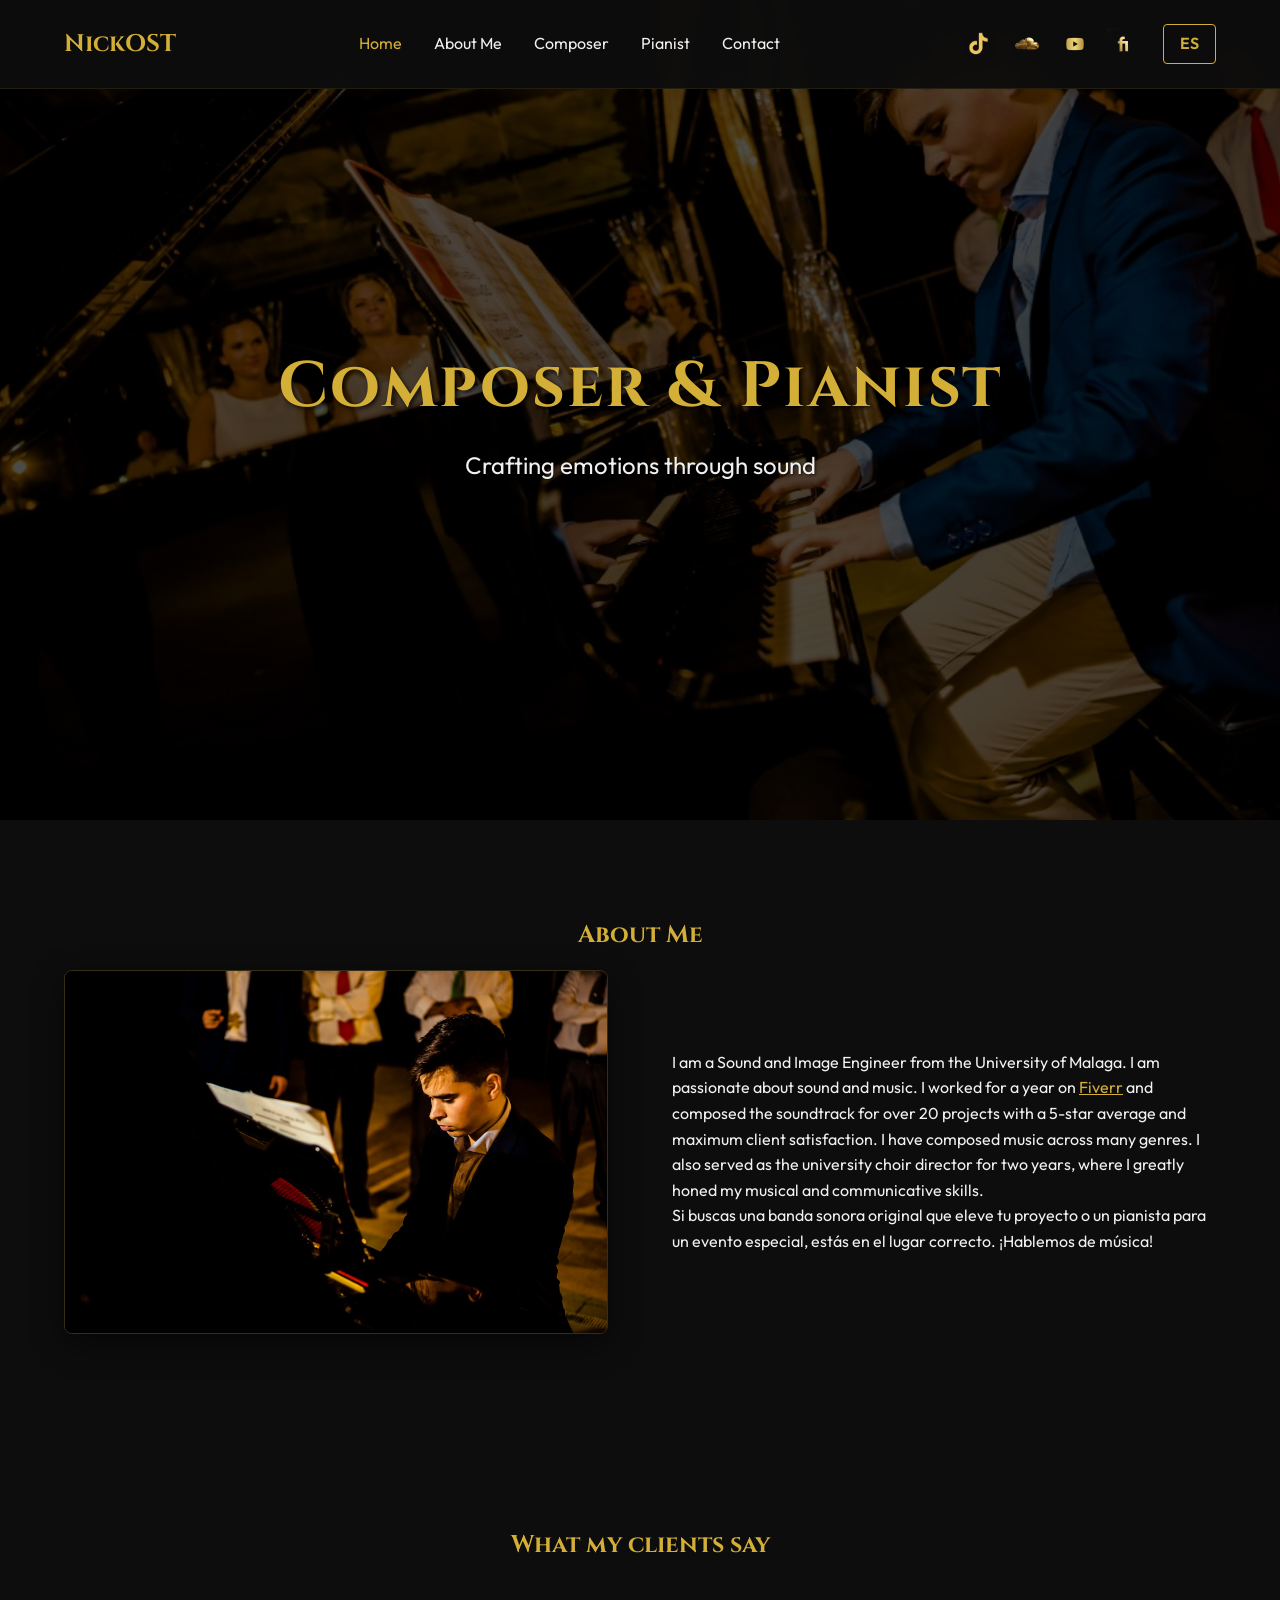
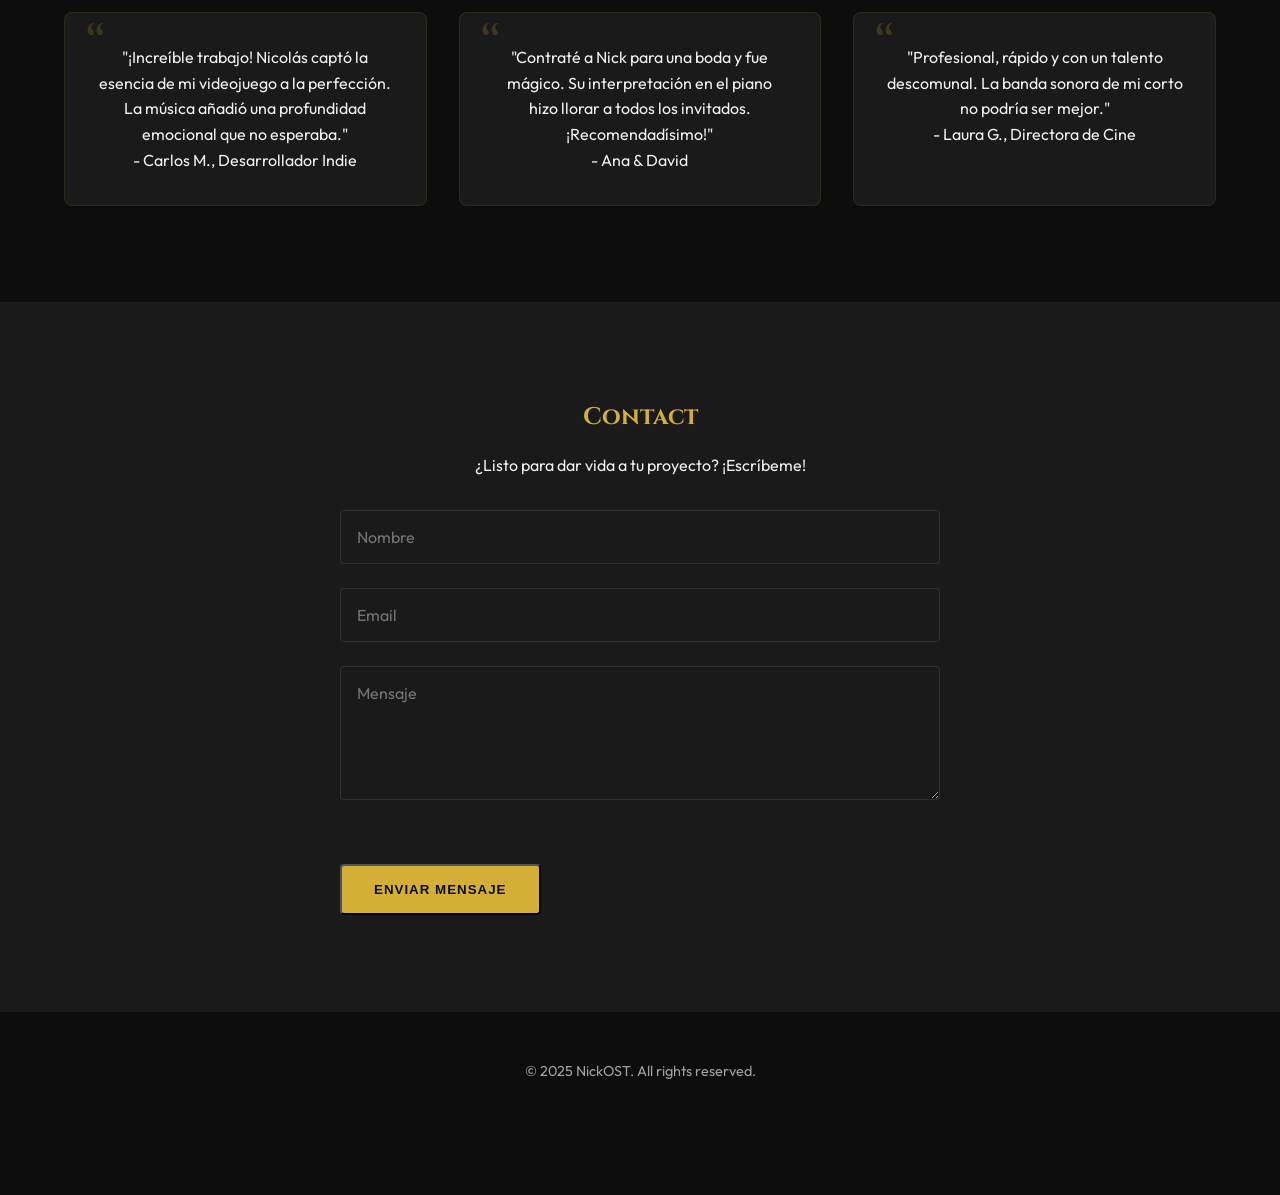
<file: index.html>
<!DOCTYPE html>
<html lang="es">

<head>
    <meta charset="UTF-8">
    <meta name="viewport" content="width=device-width, initial-scale=1.0">
    <title>NickOST - Home</title>
    <link rel="icon" type="image/png" href="assets/favicon.png">
    <link rel="preconnect" href="https://fonts.googleapis.com">
    <link rel="preconnect" href="https://fonts.gstatic.com" crossorigin>
    <link
        href="https://fonts.googleapis.com/css2?family=Cinzel:wght@400;700&family=Outfit:wght@300;400;600&display=swap"
        rel="stylesheet">
    <link rel="stylesheet" href="css/style.css">
</head>

<body>

    <nav class="navbar">
        <div class="logo">NickOST</div>
        <div class="hamburger">
            <span></span>
            <span></span>
            <span></span>
        </div>
        <div class="nav-links">
            <a href="index.html" data-i18n="nav_home" class="active" style="color: var(--accent-gold);">Inicio</a>
            <a href="#about" data-i18n="nav_about">Sobre Mí</a>
            <a href="composer.html" data-i18n="nav_composer">Compositor</a>
            <a href="pianist.html" data-i18n="nav_pianist">Pianista</a>
            <a href="#contact" data-i18n="nav_contact">Contacto</a>
        </div>
        <div class="nav-extras">
            <div class="header-social">
                <a href="https://www.tiktok.com/@nickost_music" target="_blank" title="TikTok: @nickost_music">
                    <span class="tiktok-icon"></span>
                </a>
                <a href="https://soundcloud.com/nickost_music" target="_blank" title="SoundCloud">
                    <span class="soundcloud-icon"></span>
                </a>
                <a href="https://www.youtube.com/@NickOST_music" target="_blank" title="YouTube">
                    <span class="youtube-icon"></span>
                </a>
                <a href="https://www.fiverr.com/nickost2" target="_blank" title="Fiverr">
                    <span class="fiverr-icon"></span>
                </a>
            </div>
            <div class="lang-toggle" id="lang-toggle-btn">EN</div>
        </div>
    </nav>

    <header class="hero" id="home">
        <div class="hero-content reveal">
            <h1 data-i18n="hero_title">Tu Visión, Mi Sonido</h1>
            <p data-i18n="hero_subtitle">Compositor y Pianista Profesional para tus proyectos</p>
        </div>
        <div class="scroll-indicator">
            <span></span>
        </div>
    </header>

    <section id="about" class="section">
        <div class="container">
            <h2 class="text-center reveal" data-i18n="about_title">Sobre Mí</h2>
            <div class="about-grid reveal">
                <div class="about-img">
                    <img src="assets/profile1.jpg" alt="NickOST Portrait">
                </div>
                <div class="about-text">
                    <p data-i18n="about_text">
                        Hola, soy Nicolás Aguilar, conocido artísticamente como NickOST. Soy un compositor y pianista
                        apasionado
                        por crear atmósferas únicas a través de la música. Con años de experiencia componiendo para
                        videojuegos,
                        cortometrajes y medios audiovisuales, he perfeccionado mi habilidad para contar historias sin
                        palabras.
                        Mi estilo abarca desde lo orquestal épico hasta melodías de piano íntimas y emotivas.
                    </p>
                    <p>
                        Si buscas una banda sonora original que eleve tu proyecto o un pianista para un evento especial,
                        estás en el lugar correcto. ¡Hablemos de música!
                    </p>
                </div>
            </div>
        </div>
    </section>

    <!-- Testimonials Section -->
    <section id="testimonials" class="section">
        <div class="container">
            <h2 class="text-center reveal" data-i18n="testimonials_title">Testimonios</h2>
            <div class="testimonials-grid reveal">
                <div class="testimonial-card">
                    <p>"¡Increíble trabajo! Nicolás captó la esencia de mi videojuego a la perfección. La música añadió
                        una profundidad emocional que no esperaba."</p>
                    <div class="author">- Carlos M., Desarrollador Indie</div>
                </div>
                <div class="testimonial-card">
                    <p>"Contraté a Nick para una boda y fue mágico. Su interpretación en el piano hizo llorar a todos
                        los invitados. ¡Recomendadísimo!"</p>
                    <div class="author">- Ana & David</div>
                </div>
                <div class="testimonial-card">
                    <p>"Profesional, rápido y con un talento descomunal. La banda sonora de mi corto no podría ser
                        mejor."</p>
                    <div class="author">- Laura G., Directora de Cine</div>
                </div>
            </div>
        </div>
    </section>

    <section id="contact" class="section contact-section">
        <div class="container text-center reveal">
            <h2 data-i18n="contact_title">Contacto</h2>
            <p data-i18n="contact_subtitle" style="margin-bottom: 2rem;">¿Listo para dar vida a tu proyecto? ¡Escríbeme!
            </p>

            <form class="contact-form" action="https://formspree.io/f/myzrlnqo" method="POST">
                <div class="form-group">
                    <input type="text" name="name" placeholder="Nombre" required class="form-input">
                </div>
                <div class="form-group">
                    <input type="email" name="email" placeholder="Email" required class="form-input">
                </div>
                <div class="form-group">
                    <textarea name="message" rows="5" placeholder="Mensaje" required class="form-input"></textarea>
                </div>
                <button type="submit" class="contact-btn" data-i18n="form_submit">Enviar Mensaje</button>
            </form>
        </div>
    </section>

    <footer>
        <div class="social-links">
            <!-- Social links removed as per request (Fiverr and TikTok moved/removed) -->
        </div>
        <p>&copy; 2025 NickOST. <span data-i18n="footer_rights">Todos los derechos reservados.</span></p>
    </footer>

    <script src="js/audio-player.js"></script>
    <script src="js/mobile-menu.js"></script>
    <script src="js/main.js"></script>
</body>

</html>
</file>
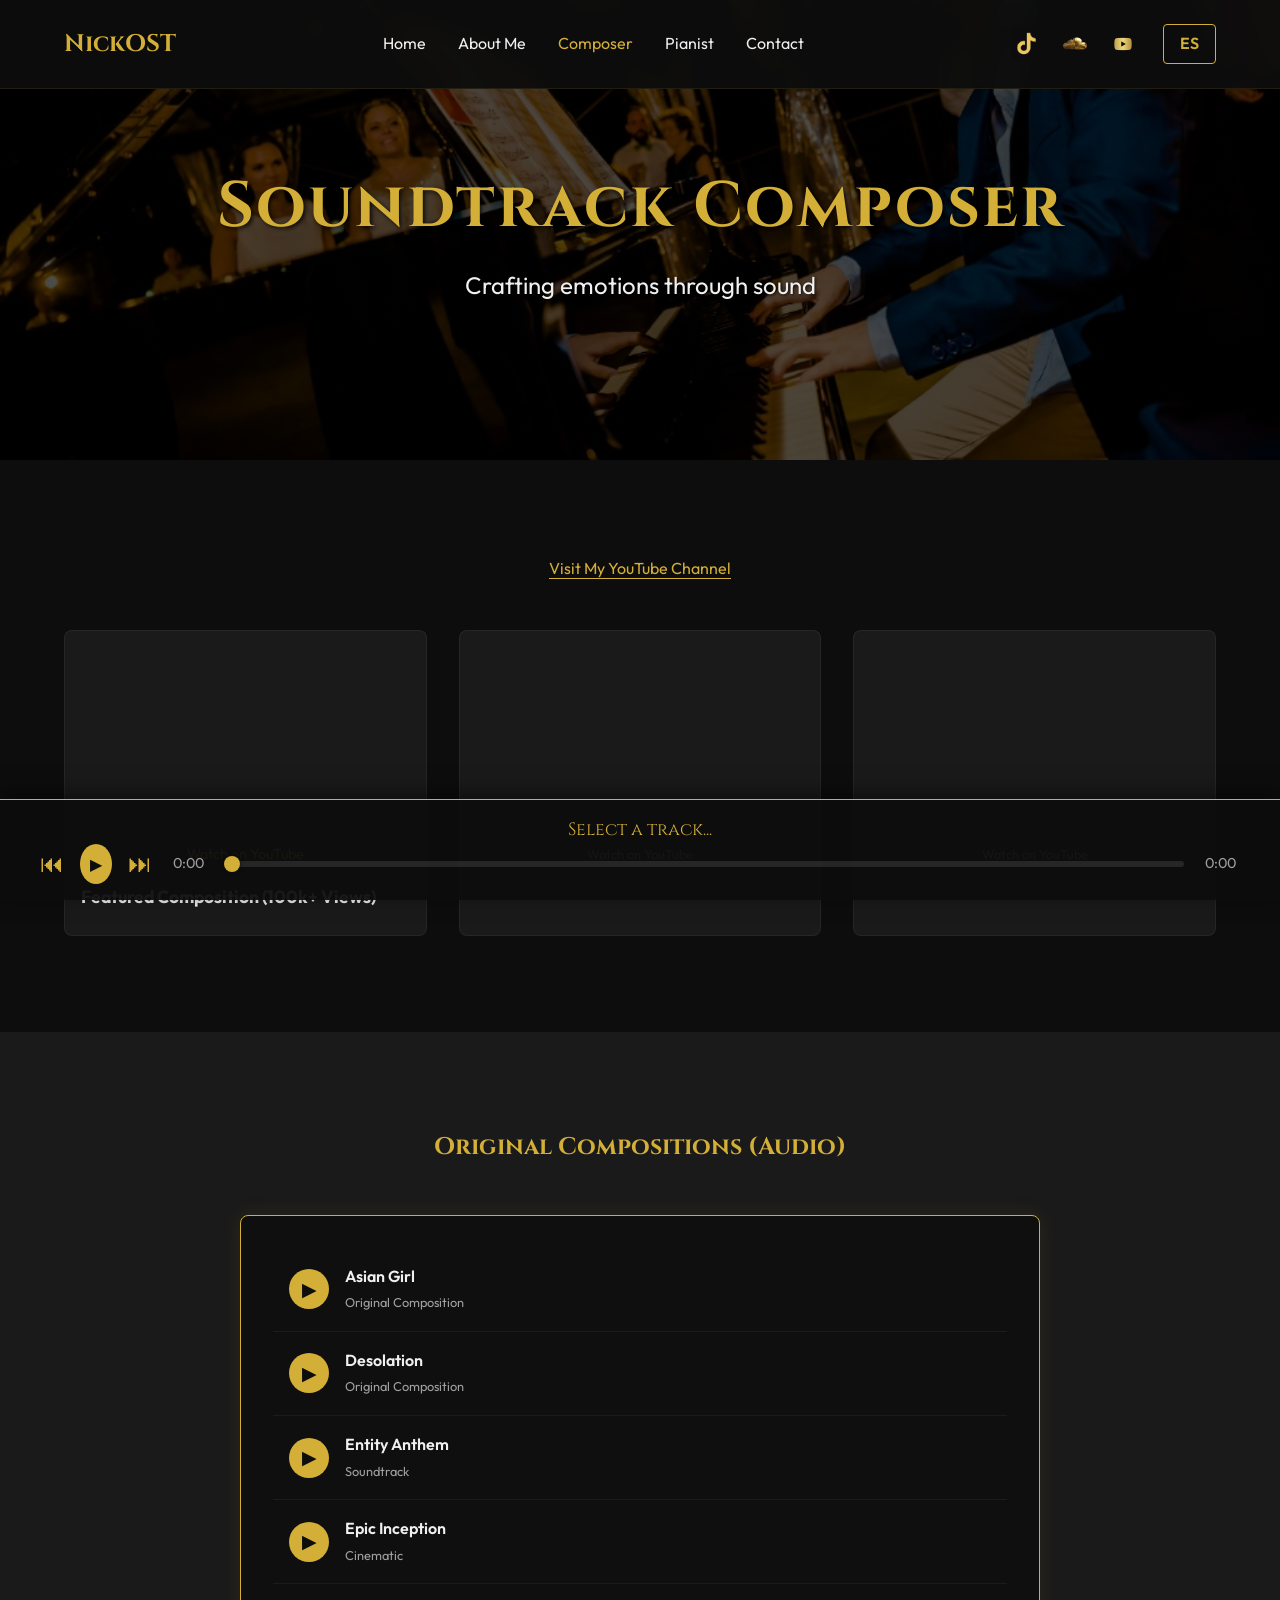
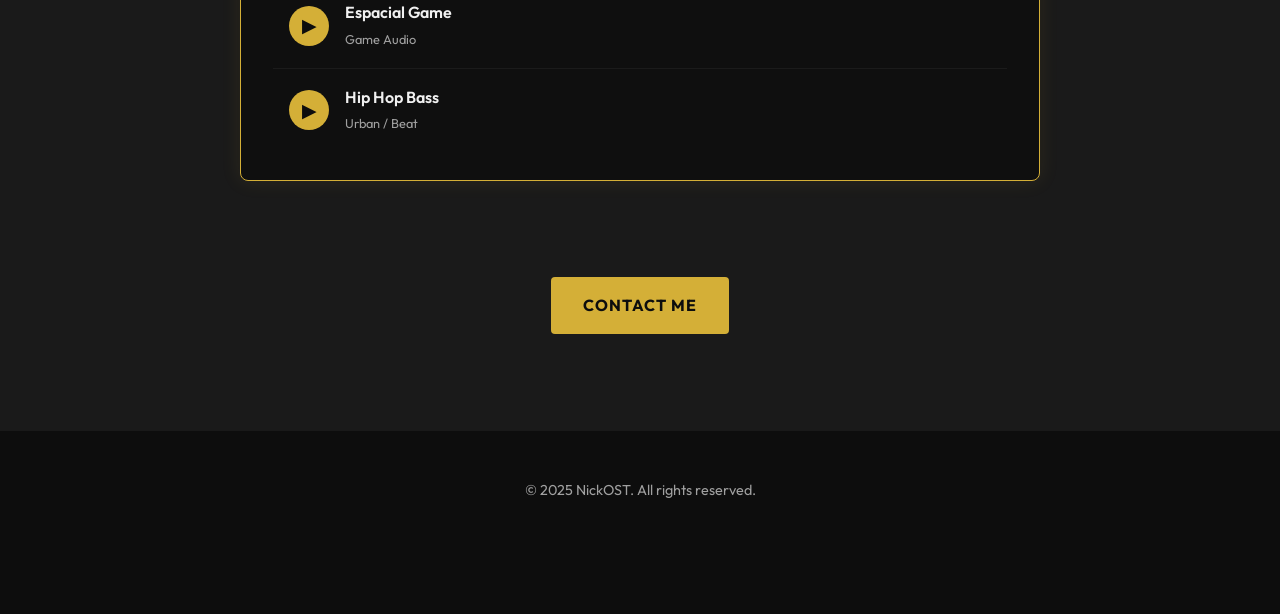
<file: composer.html>
<!DOCTYPE html>
<html lang="es">

<head>
    <meta charset="UTF-8">
    <meta name="viewport" content="width=device-width, initial-scale=1.0">
    <title>NickOST - Composer</title>
    <link rel="icon" type="image/png" href="assets/favicon.png">
    <link rel="preconnect" href="https://fonts.googleapis.com">
    <link rel="preconnect" href="https://fonts.gstatic.com" crossorigin>
    <link
        href="https://fonts.googleapis.com/css2?family=Cinzel:wght@400;700&family=Outfit:wght@300;400;600&display=swap"
        rel="stylesheet">
    <link rel="stylesheet" href="css/style.css">
</head>

<body>

    <nav class="navbar">
        <div class="logo">NickOST</div>
        <div class="hamburger">
            <span></span>
            <span></span>
            <span></span>
        </div>
        <div class="nav-links">
            <a href="index.html" data-i18n="nav_home">Inicio</a>
            <a href="index.html#about" data-i18n="nav_about">Sobre Mí</a>
            <a href="composer.html" data-i18n="nav_composer" class="active"
                style="color: var(--accent-gold);">Compositor</a>
            <a href="pianist.html" data-i18n="nav_pianist">Pianista</a>
            <a href="index.html#contact" data-i18n="nav_contact">Contacto</a>
        </div>
        <div class="nav-extras">
            <div class="header-social">
                <a href="https://www.tiktok.com/@nickost_music" target="_blank" title="TikTok: @nickost_music">
                    <span class="tiktok-icon"></span>
                </a>
                <a href="https://soundcloud.com/nickost_music" target="_blank" title="SoundCloud">
                    <span class="soundcloud-icon"></span>
                </a>
                <a href="https://www.youtube.com/@NickOST_music" target="_blank" title="YouTube">
                    <span class="youtube-icon"></span>
                </a>
            </div>
            <div class="lang-toggle" id="lang-toggle-btn">EN</div>
        </div>
    </nav>

    <header class="hero" style="height: 60vh;">
        <div class="hero-content reveal">
            <h1 data-i18n="composer_title">Compositor de Bandas Sonoras</h1>
            <p data-i18n="hero_subtitle">Creando emociones a través del sonido</p>
        </div>
    </header>

    <!-- Video Section -->
    <section id="composer" class="section">
        <div class="container">
            <div class="text-center" style="margin-bottom: 2rem;">
                <a href="https://www.youtube.com/@NickOST_music" target="_blank"
                    style="color: var(--accent-gold); border-bottom: 1px solid;">
                    Visit My YouTube Channel
                </a>
            </div>
            <div class="gallery-grid reveal">
                <!-- Most Important -->
                <div class="video-card">
                    <div class="video-wrapper">
                        <iframe src="https://www.youtube.com/embed/EmGHj9QCuds" title="YouTube video player"
                            frameborder="0"
                            allow="accelerometer; autoplay; clipboard-write; encrypted-media; gyroscope; picture-in-picture; web-share"
                            referrerpolicy="strict-origin-when-cross-origin" allowfullscreen></iframe>
                    </div>
                    <div class="video-link text-center" style="margin-top: 0.5rem;">
                        <a href="https://www.youtube.com/watch?v=EmGHj9QCuds" target="_blank"
                            style="font-size: 0.9rem; color: var(--accent-gold);">
                            <span data-i18n="watch_on_youtube">Ver en YouTube</span>
                        </a>
                    </div>
                    <div class="card-info">
                        <h3>Featured Composition (100k+ Views)</h3>
                    </div>
                </div>
                <!-- Other Videos -->
                <div class="video-card">
                    <div class="video-wrapper">
                        <iframe src="https://www.youtube.com/embed/WYymZTsCDEs" title="YouTube video player"
                            frameborder="0"
                            allow="accelerometer; autoplay; clipboard-write; encrypted-media; gyroscope; picture-in-picture; web-share"
                            referrerpolicy="strict-origin-when-cross-origin" allowfullscreen></iframe>
                    </div>
                    <div class="video-link text-center" style="padding: 0.5rem;">
                        <a href="https://www.youtube.com/watch?v=WYymZTsCDEs" target="_blank"
                            style="font-size: 0.8rem; color: var(--text-secondary);">
                            <span data-i18n="watch_on_youtube">Ver en YouTube</span>
                        </a>
                    </div>
                </div>
                <div class="video-card">
                    <div class="video-wrapper">
                        <iframe src="https://www.youtube.com/embed/XhpFtxox9cs" title="YouTube video player"
                            frameborder="0"
                            allow="accelerometer; autoplay; clipboard-write; encrypted-media; gyroscope; picture-in-picture; web-share"
                            referrerpolicy="strict-origin-when-cross-origin" allowfullscreen></iframe>
                    </div>
                    <div class="video-link text-center" style="padding: 0.5rem;">
                        <a href="https://www.youtube.com/watch?v=XhpFtxox9cs" target="_blank"
                            style="font-size: 0.8rem; color: var(--text-secondary);">
                            <span data-i18n="watch_on_youtube">Ver en YouTube</span>
                        </a>
                    </div>
                </div>
            </div>
        </div>
    </section>

    <!-- Audio Player Section -->
    <section id="audio-player" class="section audio-section">
        <div class="container">
            <h2 class="text-center reveal" style="margin-bottom: 3rem;">Original Compositions (Audio)</h2>
            <!-- Track List Container -->
            <div class="track-list-container reveal">
                <ul class="track-list">
                    <li class="track-item" data-src="assets/audio/Asian Girl.mp3">
                        <button class="play-btn">▶</button>
                        <div class="track-info">
                            <span class="track-title">Asian Girl</span>
                            <span class="track-meta">Original Composition</span>
                        </div>
                    </li>
                    <li class="track-item" data-src="assets/audio/Desolation.mp3">
                        <button class="play-btn">▶</button>
                        <div class="track-info">
                            <span class="track-title">Desolation</span>
                            <span class="track-meta">Original Composition</span>
                        </div>
                    </li>
                    <li class="track-item" data-src="assets/audio/Entity Anthem.mp3">
                        <button class="play-btn">▶</button>
                        <div class="track-info">
                            <span class="track-title">Entity Anthem</span>
                            <span class="track-meta">Soundtrack</span>
                        </div>
                    </li>
                    <li class="track-item" data-src="assets/audio/Epic Inception.mp3">
                        <button class="play-btn">▶</button>
                        <div class="track-info">
                            <span class="track-title">Epic Inception</span>
                            <span class="track-meta">Cinematic</span>
                        </div>
                    </li>
                    <li class="track-item" data-src="assets/audio/Espacial Game.mp3">
                        <button class="play-btn">▶</button>
                        <div class="track-info">
                            <span class="track-title">Espacial Game</span>
                            <span class="track-meta">Game Audio</span>
                        </div>
                    </li>
                    <li class="track-item" data-src="assets/audio/Hip Hop Bass.mp3">
                        <button class="play-btn">▶</button>
                        <div class="track-info">
                            <span class="track-title">Hip Hop Bass</span>
                            <span class="track-meta">Urban / Beat</span>
                        </div>
                    </li>
                    <li class="track-item" data-src="assets/audio/Iceland.mp3">
                        <button class="play-btn">▶</button>
                        <div class="track-info">
                            <span class="track-title">Iceland</span>
                            <span class="track-meta">Atmospheric</span>
                        </div>
                    </li>
                    <li class="track-item" data-src="assets/audio/Knight of Destiny.mp3">
                        <button class="play-btn">▶</button>
                        <div class="track-info">
                            <span class="track-title">Knight of Destiny</span>
                            <span class="track-meta">Orchestral</span>
                        </div>
                    </li>
                    <li class="track-item" data-src="assets/audio/Memories.mp3">
                        <button class="play-btn">▶</button>
                        <div class="track-info">
                            <span class="track-title">Memories</span>
                            <span class="track-meta">Piano / Emotional</span>
                        </div>
                    </li>
                    <li class="track-item" data-src="assets/audio/Once Upon a Time in the Stars.mp3">
                        <button class="play-btn">▶</button>
                        <div class="track-info">
                            <span class="track-title">Once Upon a Time in the Stars</span>
                            <span class="track-meta">Fantasy</span>
                        </div>
                    </li>
                    <li class="track-item" data-src="assets/audio/Post-apocalipse Game Music Final.mp3">
                        <button class="play-btn">▶</button>
                        <div class="track-info">
                            <span class="track-title">Post-apocalipse Game Music</span>
                            <span class="track-meta">Game Audio</span>
                        </div>
                    </li>
                    <li class="track-item" data-src="assets/audio/Rainy Day Mast (Remake).mp3">
                        <button class="play-btn">▶</button>
                        <div class="track-info">
                            <span class="track-title">Rainy Day Mast (Remake)</span>
                            <span class="track-meta">Lo-Fi / Chill</span>
                        </div>
                    </li>
                    <li class="track-item" data-src="assets/audio/Sobrevida Promo Music Final Version.mp3">
                        <button class="play-btn">▶</button>
                        <div class="track-info">
                            <span class="track-title">Sobrevida Promo Music</span>
                            <span class="track-meta">Commercial / Promo</span>
                        </div>
                    </li>
                    <li class="track-item" data-src="assets/audio/The Last Farewell.mp3">
                        <button class="play-btn">▶</button>
                        <div class="track-info">
                            <span class="track-title">The Last Farewell</span>
                            <span class="track-meta">Sad / Emotional</span>
                        </div>
                    </li>
                    <li class="track-item" data-src="assets/audio/The Clown.mp3">
                        <button class="play-btn">▶</button>
                        <div class="track-info">
                            <span class="track-title">The Clown</span>
                            <span class="track-meta">Horror / Circus</span>
                        </div>
                    </li>
                </ul>
            </div>

            <!-- Contact Button -->
            <div class="text-center reveal" style="margin-top: 4rem;">
                <a href="index.html#contact" class="contact-btn" data-i18n="contact_btn">Contáctame</a>
            </div>

            <!-- Sticky Master Player Interface -->
            <div class="audio-player-container master-player active">
                <div class="master-track-info" id="master-track-title">Select a track...</div>
                <div class="player-controls">
                    <button id="prev-btn" class="control-btn">⏮</button>
                    <button id="master-play-btn" class="play-btn"
                        style="width: 40px; height: 40px; font-size: 1rem;">▶</button>
                    <button id="next-btn" class="control-btn">⏭</button>
                    <span id="current-time">0:00</span>
                    <input type="range" id="seek-bar" value="0" max="100">
                    <span id="duration">0:00</span>
                </div>
            </div>
        </div>
    </section>

    <footer>
        <div class="social-links">
            <!-- Social links removed as per request -->
        </div>
        <p>&copy; 2025 NickOST. <span data-i18n="footer_rights">Todos los derechos reservados.</span></p>
    </footer>

    <script src="js/audio-player.js"></script>
    <script src="js/mobile-menu.js"></script>
    <script src="js/main.js"></script>
</body>

</html>
</file>
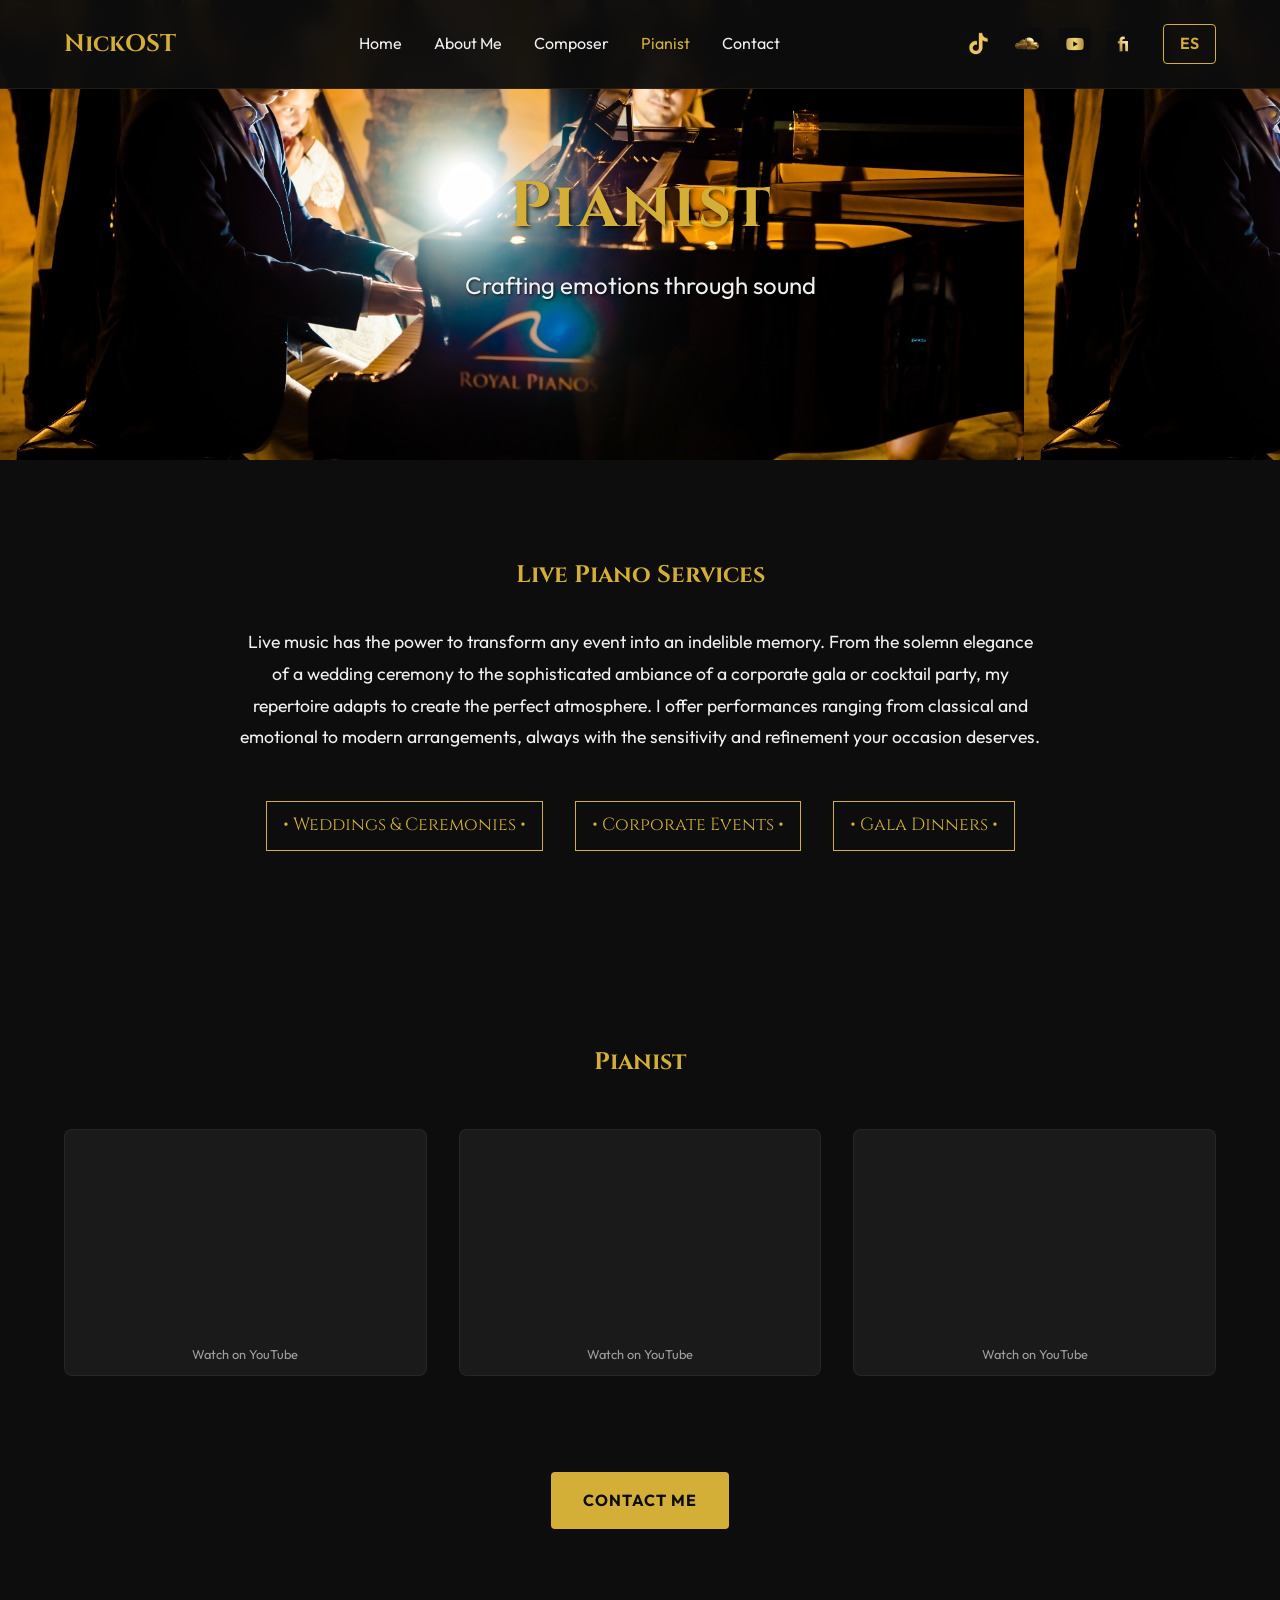
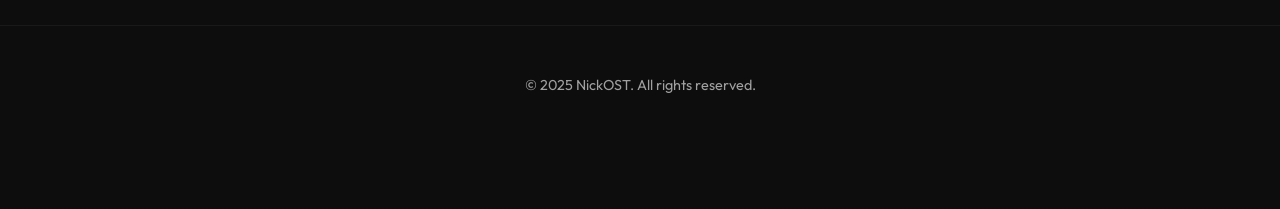
<file: pianist.html>
<!DOCTYPE html>
<html lang="es">

<head>
    <meta charset="UTF-8">
    <meta name="viewport" content="width=device-width, initial-scale=1.0">
    <title>NickOST - Pianist</title>
    <link rel="icon" type="image/png" href="assets/favicon.png">
    <link rel="preconnect" href="https://fonts.googleapis.com">
    <link rel="preconnect" href="https://fonts.gstatic.com" crossorigin>
    <link
        href="https://fonts.googleapis.com/css2?family=Cinzel:wght@400;700&family=Outfit:wght@300;400;600&display=swap"
        rel="stylesheet">
    <link rel="stylesheet" href="css/style.css">
</head>

<body>

    <nav class="navbar">
        <div class="logo">NickOST</div>
        <div class="hamburger">
            <span></span>
            <span></span>
            <span></span>
        </div>
        <div class="nav-links">
            <a href="index.html" data-i18n="nav_home">Inicio</a>
            <a href="index.html#about" data-i18n="nav_about">Sobre Mí</a>
            <a href="composer.html" data-i18n="nav_composer">Compositor</a>
            <a href="pianist.html" data-i18n="nav_pianist" class="active"
                style="color: var(--accent-gold);">Pianista</a>
            <a href="index.html#contact" data-i18n="nav_contact">Contacto</a>
        </div>
        <div class="nav-extras">
            <div class="header-social">
                <a href="https://www.tiktok.com/@nickost_music" target="_blank" title="TikTok: @nickost_music">
                    <span class="tiktok-icon"></span>
                </a>
                <a href="https://soundcloud.com/nickost_music" target="_blank" title="SoundCloud">
                    <span class="soundcloud-icon"></span>
                </a>
                <a href="https://www.youtube.com/@NickOST_music" target="_blank" title="YouTube">
                    <span class="youtube-icon"></span>
                </a>
                <a href="https://www.fiverr.com/nickost2" target="_blank" title="Fiverr">
                    <span class="fiverr-icon"></span>
                </a>
            </div>
            <div class="lang-toggle" id="lang-toggle-btn">EN</div>
        </div>
    </nav>

    <header class="hero" style="height: 60vh; background-image: url('assets/profile3.jpg');">
        <div class="hero-content reveal">
            <h1 data-i18n="pianist_title">Pianista</h1>
            <p data-i18n="hero_subtitle">Creando emociones a través del sonido</p>
        </div>
    </header>

    <section class="section">
        <div class="container text-center reveal">
            <h2 data-i18n="pianist_services_title" style="margin-bottom: 2rem;">Servicios de Piano en Vivo</h2>
            <div class="services-text-wrapper"
                style="max-width: 800px; margin: 0 auto; line-height: 1.8; font-size: 1.1rem; color: var(--text-primary);">
                <p data-i18n="pianist_services_text">
                    La música en vivo tiene el poder de transformar cualquier evento en una memoria imborrable.
                    Desde la solemne elegancia de una ceremonia de boda hasta el ambiente sofisticado de una gala
                    corporativa o cóctel,
                    mi repertorio se adapta para crear la atmósfera perfecta.
                    Ofrezco interpretaciones que van desde lo clásico y emotivo hasta arreglos modernos, siempre con la
                    sensibilidad y el refinamiento que tu ocasión merece.
                </p>
                <div style="margin-top: 3rem; display: flex; justify-content: center; gap: 2rem; flex-wrap: wrap;">
                    <span
                        style="display:inline-block; padding: 0.5rem 1rem; border: 1px solid var(--accent-gold); color: var(--accent-gold); font-family: var(--font-heading);"
                        data-i18n="service_weddings">•
                        Bodas & Ceremonias •</span>
                    <span
                        style="display:inline-block; padding: 0.5rem 1rem; border: 1px solid var(--accent-gold); color: var(--accent-gold); font-family: var(--font-heading);"
                        data-i18n="service_corporate">•
                        Eventos Corporativos •</span>
                    <span
                        style="display:inline-block; padding: 0.5rem 1rem; border: 1px solid var(--accent-gold); color: var(--accent-gold); font-family: var(--font-heading);"
                        data-i18n="service_gala">•
                        Cenas de Gala •</span>
                </div>
            </div>
        </div>
    </section>

    <section id="pianist" class="section">
        <div class="container">
            <h2 class="text-center reveal" data-i18n="pianist_title">Pianista</h2>
            <div class="gallery-grid reveal">
                <div class="video-card">
                    <div class="video-wrapper">
                        <iframe src="https://www.youtube.com/embed/-lK5cnu3Wx4" title="YouTube video player"
                            frameborder="0"
                            allow="accelerometer; autoplay; clipboard-write; encrypted-media; gyroscope; picture-in-picture; web-share"
                            referrerpolicy="strict-origin-when-cross-origin" allowfullscreen></iframe>
                    </div>
                    <div class="video-link text-center" style="padding: 0.5rem;">
                        <a href="https://www.youtube.com/shorts/-lK5cnu3Wx4" target="_blank"
                            style="font-size: 0.8rem; color: var(--text-secondary);">
                            <span data-i18n="watch_on_youtube">Ver en YouTube</span>
                        </a>
                    </div>
                </div>
                <div class="video-card">
                    <div class="video-wrapper">
                        <iframe src="https://www.youtube.com/embed/X9Ik8PNdbjQ" title="YouTube video player"
                            frameborder="0"
                            allow="accelerometer; autoplay; clipboard-write; encrypted-media; gyroscope; picture-in-picture; web-share"
                            referrerpolicy="strict-origin-when-cross-origin" allowfullscreen></iframe>
                    </div>
                    <div class="video-link text-center" style="padding: 0.5rem;">
                        <a href="https://www.youtube.com/shorts/X9Ik8PNdbjQ" target="_blank"
                            style="font-size: 0.8rem; color: var(--text-secondary);">
                            <span data-i18n="watch_on_youtube">Ver en YouTube</span>
                        </a>
                    </div>
                </div>
                <div class="video-card">
                    <div class="video-wrapper">
                        <iframe src="https://www.youtube.com/embed/_nv0fn8Wxcc" title="YouTube video player"
                            frameborder="0"
                            allow="accelerometer; autoplay; clipboard-write; encrypted-media; gyroscope; picture-in-picture; web-share"
                            referrerpolicy="strict-origin-when-cross-origin" allowfullscreen></iframe>
                    </div>
                    <div class="video-link text-center" style="padding: 0.5rem;">
                        <a href="https://www.youtube.com/shorts/_nv0fn8Wxcc" target="_blank"
                            style="font-size: 0.8rem; color: var(--text-secondary);">
                            <span data-i18n="watch_on_youtube">Ver en YouTube</span>
                        </a>
                    </div>
                </div>
            </div>
            <div class="text-center reveal" style="margin-top: 4rem;">
                <a href="index.html#contact" class="contact-btn" data-i18n="contact_btn">Contáctame</a>
            </div>
        </div>
    </section>

    <footer>
        <div class="social-links">
            <!-- Social links removed as per request -->
        </div>
        <p>&copy; 2025 NickOST. <span data-i18n="footer_rights">Todos los derechos reservados.</span></p>
    </footer>

    <script src="js/audio-player.js"></script>
    <script src="js/mobile-menu.js"></script>
    <script src="js/main.js"></script>
</body>

</html>
</file>
<file: css/style.css>
@import url('audio.css');
@import url('form.css');
@import url('social.css');
@import url('header-social.css');
@import url('responsive.css');

:root {
    --bg-color: #0d0d0d;
    --card-bg: #1a1a1a;
    --text-primary: #f0f0f0;
    --text-secondary: #a0a0a0;
    --accent-gold: #d4af37;
    --accent-hover: #f9c945;
    --font-heading: 'Cinzel', serif;
    --font-body: 'Outfit', sans-serif;
    --transition-speed: 0.3s;
}

html {
    scroll-behavior: smooth;
}

* {
    margin: 0;
    padding: 0;
    box-sizing: border-box;
}

body {
    background-color: var(--bg-color);
    color: var(--text-primary);
    font-family: var(--font-body);
    line-height: 1.6;
    overflow-x: hidden;
}

h1,
h2,
h3,
h4,
h5,
h6 {
    font-family: var(--font-heading);
    color: var(--accent-gold);
    margin-bottom: 1rem;
}

a {
    text-decoration: none;
    color: inherit;
    transition: color var(--transition-speed);
}

img {
    max-width: 100%;
    display: block;
    border-radius: 8px;
}

/* Utilities */
.container {
    width: 90%;
    max-width: 1200px;
    margin: 0 auto;
    padding: 2rem 0;
}

.section {
    padding: 4rem 0;
}

.text-center {
    text-align: center;
}

.hidden {
    display: none;
}

/* Navbar */
.navbar {
    display: flex;
    justify-content: space-between;
    align-items: center;
    padding: 1.5rem 5%;
    background-color: rgba(13, 13, 13, 0.95);
    position: fixed;
    width: 100%;
    top: 0;
    z-index: 1000;
    backdrop-filter: blur(10px);
    border-bottom: 1px solid rgba(212, 175, 55, 0.1);
}

.logo {
    font-family: var(--font-heading);
    font-size: 1.5rem;
    font-weight: 700;
    color: var(--accent-gold);
}

.nav-links {
    display: flex;
    gap: 2rem;
}

.nav-links a:hover {
    color: var(--accent-gold);
}

.lang-toggle {
    cursor: pointer;
    font-weight: 600;
    border: 1px solid var(--accent-gold);
    padding: 0.4rem 1rem;
    border-radius: 4px;
    color: var(--accent-gold);
    transition: all var(--transition-speed);
}

.lang-toggle:hover {
    background-color: var(--accent-gold);
    color: var(--bg-color);
}

/* Hero */
.hero {
    height: 100vh;
    display: flex;
    align-items: center;
    justify-content: center;
    text-align: center;
    background: linear-gradient(rgba(0, 0, 0, 0.7), rgba(0, 0, 0, 0.7)), url('../assets/profile2.jpg') center/cover no-repeat;
    margin-top: -80px;
    /* Offset navbar */
    padding-top: 80px;
}

.hero-content h1 {
    font-size: 4rem;
    margin-bottom: 0.5rem;
    letter-spacing: 2px;
    text-shadow: 2px 2px 4px rgba(0, 0, 0, 0.8);
}

.hero-content p {
    font-size: 1.5rem;
    color: var(--text-primary);
    text-shadow: 1px 1px 3px rgba(0, 0, 0, 0.8);
}

/* About */
.about-grid {
    display: grid;
    grid-template-columns: 1fr 1fr;
    gap: 4rem;
    align-items: center;
}

.about-text h2 {
    font-size: 2.5rem;
    margin-bottom: 2rem;
}

.about-img img {
    box-shadow: 0 10px 30px rgba(0, 0, 0, 0.5);
    border: 1px solid rgba(212, 175, 55, 0.2);
    transition: transform 0.5s ease;
}

.about-img img:hover {
    transform: scale(1.02);
}

/* Composer & Pianist Sections */
.gallery-grid {
    display: grid;
    grid-template-columns: repeat(auto-fill, minmax(300px, 1fr));
    gap: 2rem;
    margin-top: 3rem;
}

.video-card {
    background: var(--card-bg);
    border-radius: 8px;
    overflow: hidden;
    transition: transform var(--transition-speed);
    border: 1px solid rgba(255, 255, 255, 0.05);
}

.video-card:hover {
    transform: translateY(-5px);
    border-color: var(--accent-gold);
}

.video-wrapper {
    position: relative;
    padding-bottom: 56.25%;
    /* 16:9 */
    height: 0;
}

.video-wrapper iframe {
    position: absolute;
    top: 0;
    left: 0;
    width: 100%;
    height: 100%;
    border: none;
}

.card-info {
    padding: 1rem;
}

.card-info h3 {
    font-size: 1.1rem;
    margin-bottom: 0.5rem;
    color: var(--text-primary);
    font-family: var(--font-body);
}

/* Testimonials */
.testimonials-grid {
    display: grid;
    grid-template-columns: repeat(auto-fit, minmax(300px, 1fr));
    gap: 2rem;
    margin-top: 3rem;
}

.testimonial-card {
    background: var(--card-bg);
    padding: 2rem;
    border-radius: 8px;
    border: 1px solid rgba(212, 175, 55, 0.1);
    text-align: center;
    position: relative;
}

.testimonial-card::before {
    content: '“';
    font-family: var(--font-heading);
    font-size: 4rem;
    color: var(--accent-gold);
    opacity: 0.2;
    position: absolute;
    top: -10px;
    left: 20px;
}

.testimonial-text {
    font-style: italic;
    margin-bottom: 1.5rem;
    color: var(--text-primary);
}

.testimonial-author {
    color: var(--accent-gold);
    font-weight: 600;
    font-family: var(--font-heading);
}

/* Animations */
.reveal {
    opacity: 0;
    transform: translateY(30px);
    transition: all 1s ease-out;
}

.reveal.active {
    opacity: 1;
    transform: translateY(0);
}

/* Contact */
.contact-section {
    background-color: var(--card-bg);
    text-align: center;
}

.contact-btn {
    display: inline-block;
    background-color: var(--accent-gold);
    color: var(--bg-color);
    padding: 1rem 2rem;
    font-weight: 700;
    border-radius: 4px;
    margin-top: 2rem;
    text-transform: uppercase;
    letter-spacing: 1px;
}

.contact-btn:hover {
    background-color: var(--accent-hover);
}

/* Footer */
footer {
    text-align: center;
    padding: 2rem;
    border-top: 1px solid rgba(255, 255, 255, 0.05);
    color: var(--text-secondary);
    font-size: 0.9rem;
}

/* Responsive */
@media (max-width: 768px) {
    .navbar {
        flex-direction: column;
        gap: 1rem;
    }

    .hero-content h1 {
        font-size: 2.5rem;
    }

    .about-grid {
        grid-template-columns: 1fr;
    }

    .about-img {
        order: -1;
    }
}
</file>
